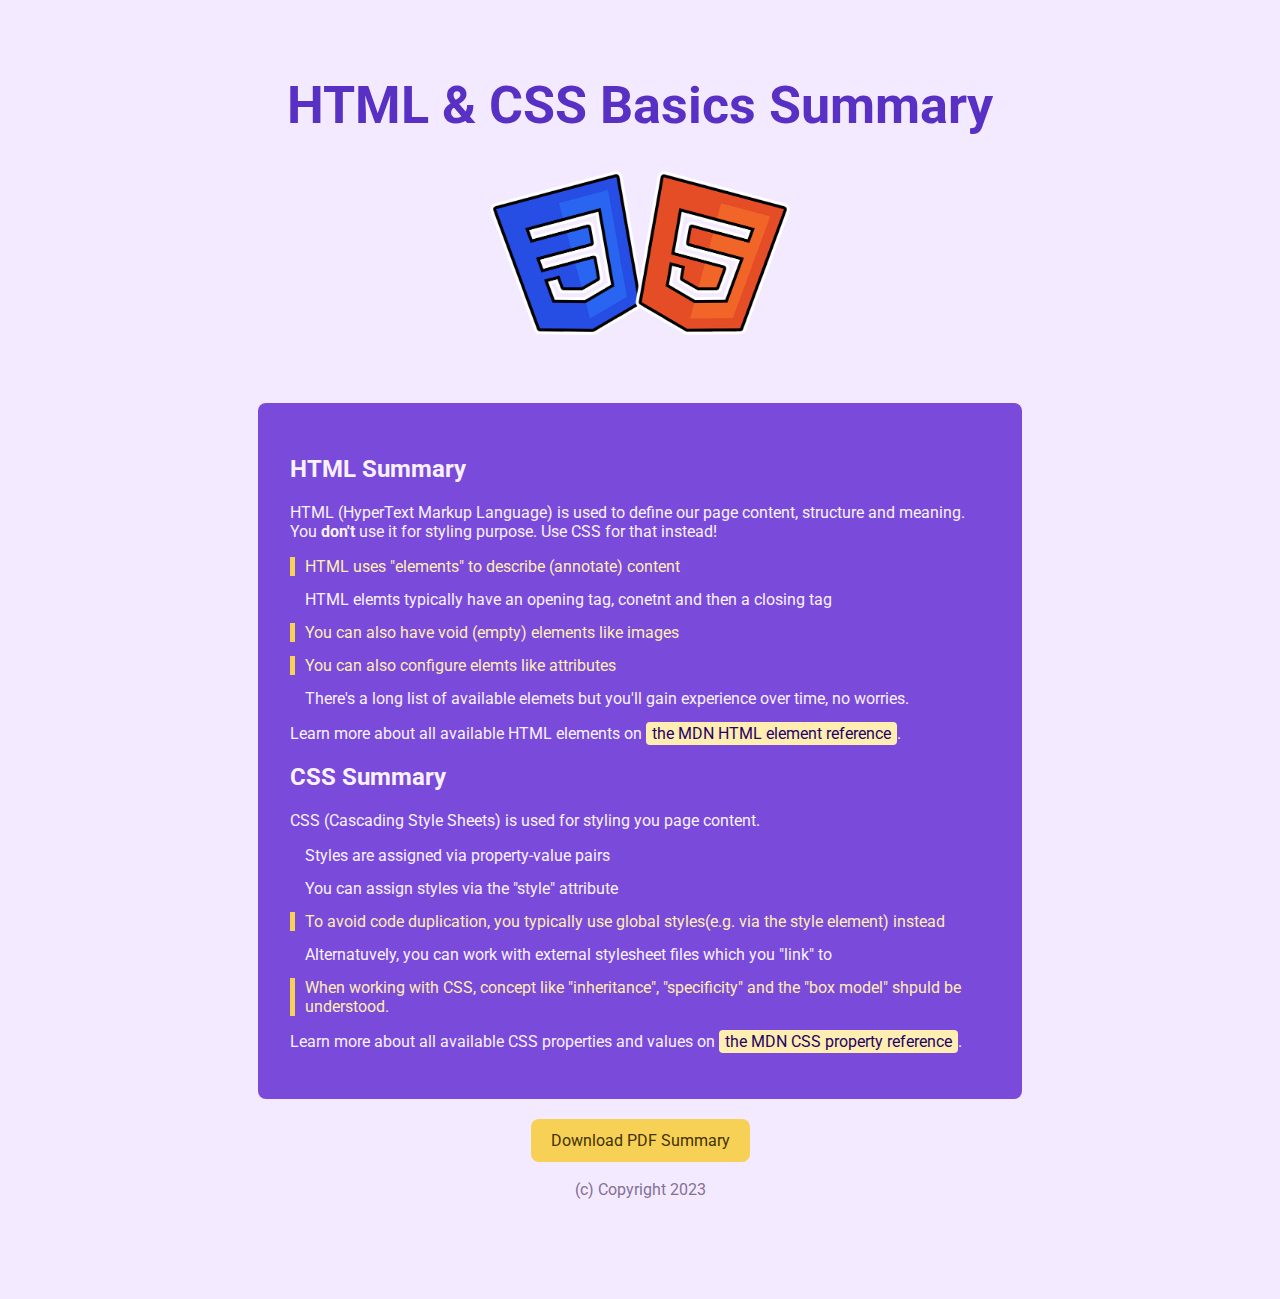
<file: practice-project 1/index.htm>
<!DOCTYPE html>
<html lang="en">
  <head>
    <meta charset="UTF-8" />
    <meta name="viewport" content="width=device-width, initial-scale=1.0" />
    <title>Summary</title>

    <link rel="preconnect" href="https://fonts.googleapis.com" />
    <link rel="preconnect" href="https://fonts.gstatic.com" crossorigin />
    <link
      href="https://fonts.googleapis.com/css2?family=Fira+Sans:wght@400;700&family=Roboto:wght@400;900&display=swap"
      rel="stylesheet"
    />

    <link rel="stylesheet" href="css/styles.css" />
  </head>
  <body>
    <header>
      <h1>HTML & CSS Basics Summary</h1>
      <img src="images/html-css.png" alt="logo" width="300px" />
    </header>

    <main>
      <section>
        <h2>HTML Summary</h2>
        <p>
          HTML (HyperText Markup Language) is used to define our page content,
          structure and meaning. You <strong>don't</strong> use it for styling
          purpose. Use CSS for that instead!
        </p>
        <ul>
          <li class="highlight">
            HTML uses "elements" to describe (annotate) content
          </li>
          <li>
            HTML elemts typically have an opening tag, conetnt and then a
            closing tag
          </li>
          <li class="highlight">
            You can also have void (empty) elements like images
          </li>
          <li class="highlight">
            You can also configure elemts like attributes
          </li>
          <li>
            There's a long list of available elemets but you'll gain experience
            over time, no worries.
          </li>
        </ul>
        <p>
          Learn more about all available HTML elements on
          <a href="https://developer.mozilla.org/en-US/docs/Web/HTML"
            >the MDN HTML element reference</a
          >.
        </p>
      </section>
      
      <section>
        <h2>CSS Summary</h2>
        <p>
          CSS (Cascading Style Sheets) is used for styling you page content.
        </p>
        <ul>
          <li>Styles are assigned via property-value pairs</li>
          <li>You can assign styles via the "style" attribute</li>
          <li class="highlight">
            To avoid code duplication, you typically use global styles(e.g. via
            the style element) instead
          </li>
          <li>
            Alternatuvely, you can work with external stylesheet files which you
            "link" to
          </li>
          <li class="highlight">
            When working with CSS, concept like "inheritance", "specificity" and
            the "box model" shpuld be understood.
          </li>
        </ul>
        <p>
          Learn more about all available CSS properties and values on
          <a href="https://developer.mozilla.org/en-US/docs/Web/CSS"
            >the MDN CSS property reference</a
          >.
        </p>
      </section>
    </main>

    <footer>
      <a href="../Documents/html-css-basics-summary.pdf" target="_blank">
        Download PDF Summary</a
      >
      <p>(c) Copyright 2023</p>
    </footer>
  </body>
</html>
</file>
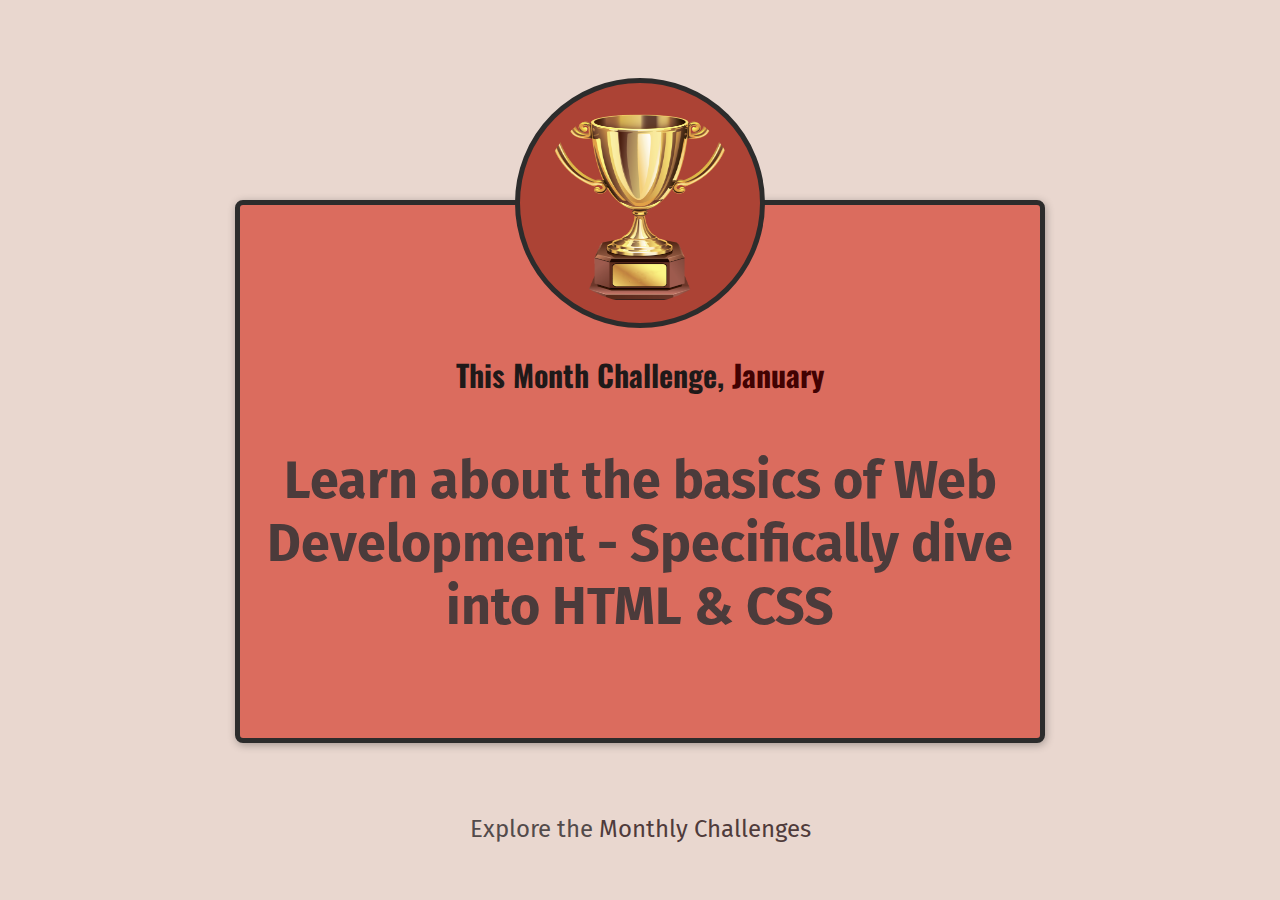
<file: Project 1/index.htm>
<!DOCTYPE html>
<html lang="en">
  <head>
    <meta charset="UTF-8" />
    <meta name="viewport" content="width=device-width, initial-scale=1.0" />

    <title>Challenge</title>

    <!-- <link
      href="https://cdn.jsdelivr.net/npm/bootstrap@5.3.0-alpha1/dist/css/bootstrap.min.css"
      rel="stylesheet"
      integrity="sha384-GLhlTQ8iRABdZLl6O3oVMWSktQOp6b7In1Zl3/Jr59b6EGGoI1aFkw7cmDA6j6gD"
      crossorigin="anonymous"
    /> -->
    <link rel="preconnect" href="https://fonts.gstatic.com" crossorigin />
    <link
      href="https://fonts.googleapis.com/css2?family=Fira+Sans:wght@400;700&family=Oswald:wght@700&display=swap"
      rel="stylesheet"
    />
    <link rel="stylesheet" href="css/shared.css" />
    <link rel="stylesheet" href="css/challenge.css" />
    <style></style>
  </head>

  <body>
    
    <main>
      <img src="images/trophy.png" alt="A trophy" />
      <h1>This Month Challenge, <span>January</span></h1>

      <p id="challenge">
        Learn about the basics of Web Development - Specifically dive into HTML
        & CSS
      </p>
    </main>

    <footer>
      <p>
        Explore the <a href="quaterly-challenges.htm">Monthly Challenges</a>
      </p>
    </footer>

  </body>
</html>
</file>
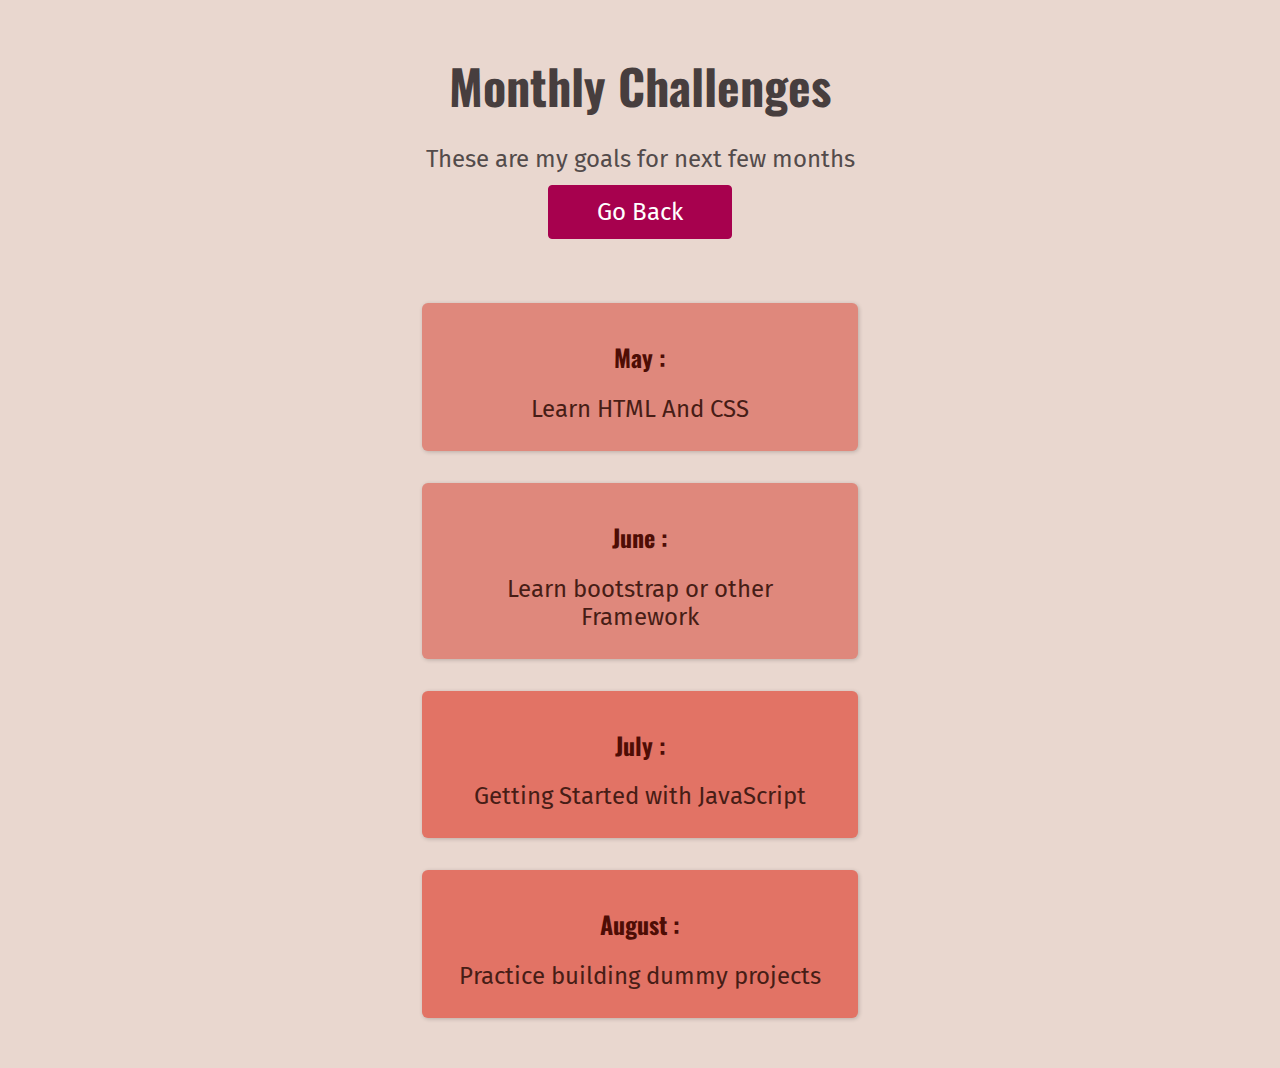
<file: Project 1/quaterly-challenges.htm>
<!DOCTYPE html>
<html lang="en">
  <head>
    <meta charset="UTF-8" />
    <meta name="viewport" content="width=device-width, initial-scale=1.0" />

    <title>Upcoming Challenges</title>

    <link rel="preconnect" href="https://fonts.gstatic.com" crossorigin />
    <link
      href="https://fonts.googleapis.com/css2?family=Fira+Sans:wght@400;700&family=Oswald:wght@700&display=swap"
      rel="stylesheet"
    />

    <link rel="stylesheet" href="css/shared.css" />
    <link rel="stylesheet" href="css/all-month.css" />
  </head>
  <body>
    <header>
      <h1>Monthly Challenges</h1>
      <p>These are my goals for next few months</p>
      <a href="index.htm">Go Back</a>
    </header>

    <main>
      <ol>
        <li>
          <h2>May :</h2>
          <p>Learn HTML And CSS</p>
        </li>
        <li>
          <h2>June :</h2>
          <p>Learn bootstrap or other Framework</p>
        </li>
        <li class="upcoming-goals">
          <h2>July :</h2>
          <p>Getting Started with JavaScript</p>
        </li>
        <li class="upcoming-goals">
          <h2>August :</h2>
          <p>Practice building dummy projects</p>
        </li>
      </ol>
    </main>
  </body>
</html>
</file>
<file: practice-project 1/css/styles.css>
body {
  font-family: "Roboto", "sans serif";
  background-color: rgb(244, 234, 255);
}

h1 {
  font-size: 52px;
  color: rgb(88, 49, 196);
}

header {
  text-align: center;
  padding: 32px;
}

main {
  background-color: rgb(122, 74, 218);
  padding: 32px;
  margin: 32px auto;
  width: 700px;
  border-radius: 8px;
  color: rgb(248, 241, 255);
}

a {
  text-decoration: none;
  color: rgb(36, 3, 102);
  background-color: rgb(255, 237, 177);
  padding: 2px 6px;
  border-radius: 4px;
}

a:hover,
a:active {
  background-color: rgb(245, 221, 141);
}

ul {
  margin: 0;
  padding: 0;
  list-style: none;
}

li {
  margin: 14px 0;
  padding-left: 10px;
  border-left: 5px solid transparent;
}

.highlight {
  color: rgb(255, 237, 177);
  border-color: rgb(247, 209, 85);
}

footer {
  text-align: center;
  margin-bottom: 100px;
}

footer p {
  color: rgb(131, 113, 149);
  margin-top: 30px;
}

footer a {
  padding: 12px 20px;
  border-radius: 8px;
  background-color: rgb(247, 209, 85);
  color: rgb(66, 51, 4);
}

footer a:hover,
footer a:active {
  background-color: rgb(255, 186, 58);
}
</file>
<file: Project 1/css/shared.css>
body {
  text-align: center;
  background-color: rgb(233, 215, 207);
  color: rgb(83, 75, 75);
  margin: 50px;
}

h1 {
  font-family: "Oswald", sans-serif;
}

p {
  font-family: "Fira Sans", sans-serif;
  font-size: 24px;
}

a {
  font-family: "Fira Sans", sans-serif;
  color: rgb(167, 1, 78);
  text-decoration: none;
}

a:hover {
  text-decoration: underline;
}
</file>
<file: Project 1/css/challenge.css>
main {
  width: 800px;
  margin: 200px auto 72px auto;
  background-color: rgb(219, 108, 94);
  padding: 24px;
  border: 5px solid rgb(44, 44, 44);
  border-radius: 8px;
  box-shadow: 1px 2px 8px rgba(0, 0, 0, 0.3);
  padding: 48px 0;
}

img {
  width: 200px;
  height: 200px;
  margin-top: -175px;
  border: 5px solid rgb(44, 44, 44);
  border-radius: 140px;
  padding: 20px;
  background-color: rgb(172, 67, 53);
}

h1 {
  font-size: 30px;
  color: rgb(31, 25, 25);
}

span {
  color: rgb(66, 2, 2);
}

a {
  color: rgb(79, 59, 59);
}

#challenge {
  color: rgb(75, 59, 59);
  font-weight: bold;
  font-size: 52px;
}
</file>
<file: Project 1/css/all-month.css>
header {
    margin-bottom: 64px;
}

h1 {
  font-size: 48px;
  color: rgb(71, 62, 62);
  margin: 0;
}

header p {
  margin-bottom: 12px;
}

a {
  padding: 12px 48px;
  background-color: rgb(167, 1, 78);
  color: white;
  border-radius: 4px;
  border: 1px solid rgb(167, 1, 78);
  font-size: 24px;
  display: inline-block;
  margin: 0;
}

a:hover {
  background-color: rgb(180, 12, 90);
  text-decoration: none;
}

ol {
  list-style: none;
  width: 500px;
  margin: 36px auto 0 auto;
  padding: 0;
}

li {
  padding: 16px;
  margin: 32px;
  background-color: rgb(223, 136, 124);
  border-radius: 6px;
  box-shadow: 1px 1px 4px rgba(0, 0, 0, 0.2);
}

h2 {
  color: rgb(78, 13, 5);
  font-family: "Oswald", "sans-serif";
}

main p {
  margin: 12px;
  color: rgb(71, 29, 22);
}

.upcoming-goals {
    background-color: rgb(226, 115, 101);
}
</file>
